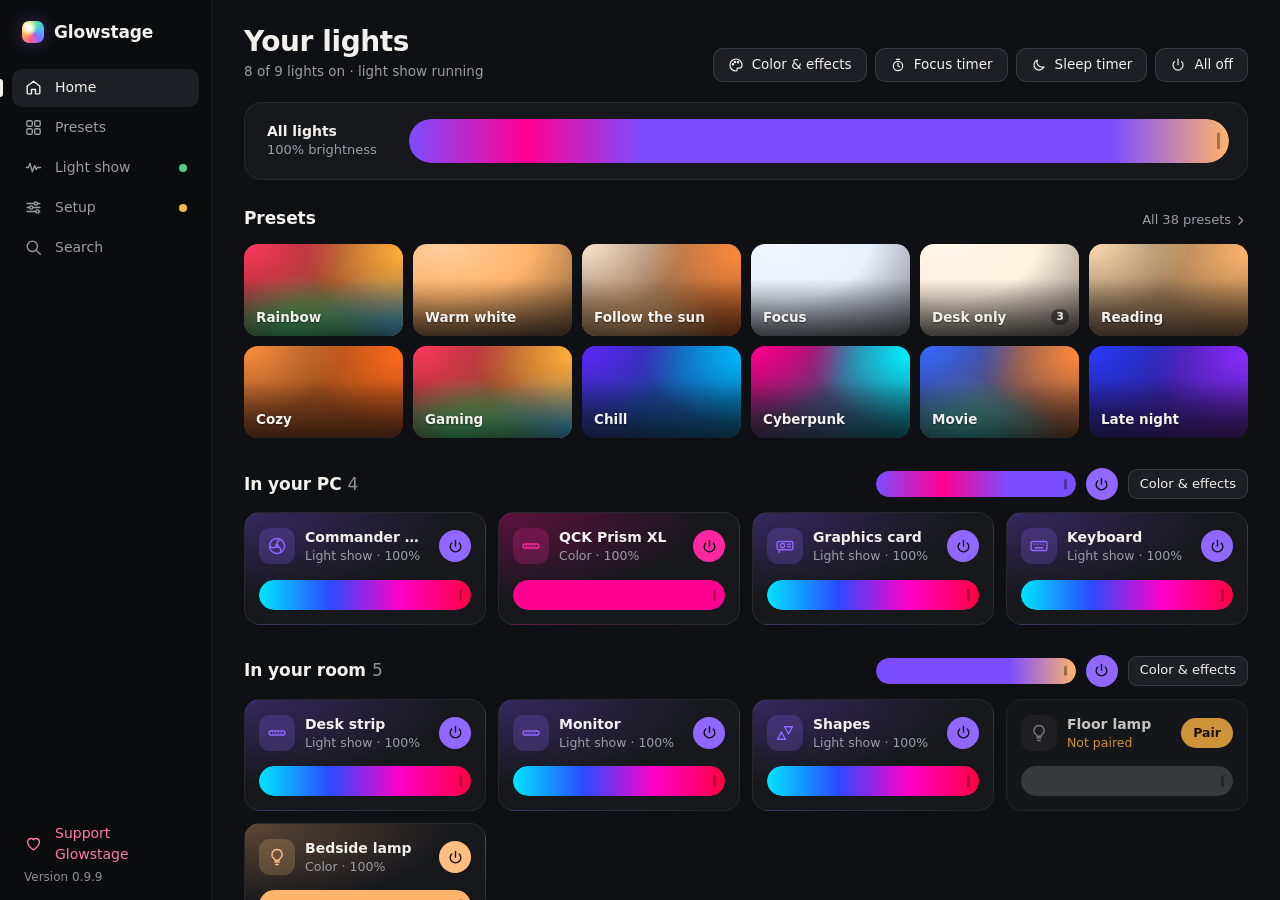
<file: glowstage/ui/index.html>
<!doctype html>
<html lang="en">
<head>
  <meta charset="utf-8">
  <meta name="viewport" content="width=device-width, initial-scale=1">
  <title>Glowstage</title>
  <link rel="stylesheet" href="style.css">
</head>
<body>
  <svg width="0" height="0" style="position:absolute" aria-hidden="true">
    <defs>
      <symbol id="i-home" viewBox="0 0 24 24"><path d="M4 10.5 12 4l8 6.5V19a1 1 0 0 1-1 1h-4.5v-5.5h-5V20H5a1 1 0 0 1-1-1z"/></symbol>
      <symbol id="i-presets" viewBox="0 0 24 24"><rect x="3.5" y="3.5" width="7" height="7" rx="2"/><rect x="13.5" y="3.5" width="7" height="7" rx="2"/><rect x="3.5" y="13.5" width="7" height="7" rx="2"/><rect x="13.5" y="13.5" width="7" height="7" rx="2"/></symbol>
      <symbol id="i-show" viewBox="0 0 24 24"><path d="M3 12h2.5l2-5.5 3 11 3-8 2 5 1.5-2.5H21"/></symbol>
      <symbol id="i-setup" viewBox="0 0 24 24"><path d="M4 7h9M17 7h3M4 12h3M11 12h9M4 17h11M19 17h1"/><circle cx="15" cy="7" r="2"/><circle cx="9" cy="12" r="2"/><circle cx="17" cy="17" r="2"/></symbol>
      <symbol id="i-heart" viewBox="0 0 24 24"><path d="M12 20s-7.5-4.6-7.5-10.2A4.3 4.3 0 0 1 12 7.2a4.3 4.3 0 0 1 7.5 2.6C19.5 15.4 12 20 12 20z"/></symbol>
      <symbol id="i-more" viewBox="0 0 24 24"><circle cx="6" cy="12" r="1.4"/><circle cx="12" cy="12" r="1.4"/><circle cx="18" cy="12" r="1.4"/></symbol>
      <symbol id="i-timer" viewBox="0 0 24 24"><circle cx="12" cy="13.5" r="7"/><path d="M12 9.5v4l2.5 1.5M9.5 3.5h5"/></symbol>
      <symbol id="i-moon" viewBox="0 0 24 24"><path d="M19.5 14.6A7.8 7.8 0 0 1 9.4 4.5a7.8 7.8 0 1 0 10.1 10.1z"/></symbol>
      <symbol id="i-power" viewBox="0 0 24 24"><path d="M12 3.5v8"/><path d="M6.6 6.9a7.5 7.5 0 1 0 10.8 0"/></symbol>
      <symbol id="i-strip" viewBox="0 0 24 24"><rect x="2.5" y="9.5" width="19" height="5" rx="2.5"/><path d="M6.5 12h.01M10 12h.01M13.5 12h.01M17 12h.01"/></symbol>
      <symbol id="i-panels" viewBox="0 0 24 24"><path d="M3 19.5 7.8 11l4.7 8.5zM11.5 4.5h9.5L16.3 13z"/></symbol>
      <symbol id="i-bulb" viewBox="0 0 24 24"><path d="M9.5 18h5M10.5 21h3M12 3a6 6 0 0 0-3.6 10.8c.7.5 1.1 1.3 1.1 2.2h5c0-.9.4-1.7 1.1-2.2A6 6 0 0 0 12 3z"/></symbol>
      <symbol id="i-fan" viewBox="0 0 24 24"><circle cx="12" cy="12" r="9"/><circle cx="12" cy="12" r="1.6"/><path d="M12 10.4c-.3-3 .9-5.4 3.4-5.4M13.4 12.9c2.7 1.2 4.1 3.4 2.8 5.5M10.6 12.9c-2.4 1.8-5 1.8-6.2-.3"/></symbol>
      <symbol id="i-keyboard" viewBox="0 0 24 24"><rect x="2.5" y="6.5" width="19" height="11" rx="2"/><path d="M6.5 10h.01M10 10h.01M13.5 10h.01M17 10h.01M7.5 14h9"/></symbol>
      <symbol id="i-gpu" viewBox="0 0 24 24"><rect x="2.5" y="6.5" width="19" height="10" rx="2"/><circle cx="9" cy="11.5" r="2.6"/><path d="M15 10h3.5M15 13h3.5M5 16.5v3"/></symbol>
      <symbol id="i-palette" viewBox="0 0 24 24"><path d="M12 3a9 9 0 1 0 0 18c1 0 1.6-.7 1.6-1.5 0-.5-.3-.9-.3-1.4 0-.8.6-1.4 1.4-1.4h2.1A4.2 4.2 0 0 0 21 12.5C21 7.3 17 3 12 3z"/><circle cx="7.5" cy="11" r="1"/><circle cx="10.5" cy="7.5" r="1"/><circle cx="15" cy="7.8" r="1"/></symbol>
      <symbol id="i-x" viewBox="0 0 24 24"><path d="M6.5 6.5l11 11M17.5 6.5l-11 11"/></symbol>
      <symbol id="i-plus" viewBox="0 0 24 24"><path d="M12 5.5v13M5.5 12h13"/></symbol>
      <symbol id="i-move" viewBox="0 0 24 24"><path d="M12 3.5v17M3.5 12h17M9.5 6 12 3.5 14.5 6M9.5 18l2.5 2.5 2.5-2.5M6 9.5 3.5 12 6 14.5M18 9.5l2.5 2.5-2.5 2.5"/></symbol>
      <symbol id="i-music" viewBox="0 0 24 24"><path d="M9 18V5.5l11-2v12.5"/><circle cx="6.5" cy="18" r="2.5"/><circle cx="17.5" cy="16" r="2.5"/></symbol>
      <symbol id="i-spark" viewBox="0 0 24 24"><path d="M12 3.5l1.8 5.2 5.2 1.8-5.2 1.8L12 17.5l-1.8-5.2L5 10.5l5.2-1.8z"/></symbol>
      <symbol id="i-pipette" viewBox="0 0 24 24"><path d="M13.5 6.5 17.5 10.5"/><path d="M15.5 4.5a2.5 2.5 0 0 1 3.5 0l.5.5a2.5 2.5 0 0 1 0 3.5L17.5 10.5 13.5 6.5z"/><path d="M15.5 8.5 7 17l-3.5 1.5L5 15l8.5-8.5"/></symbol>
      <symbol id="i-search" viewBox="0 0 24 24"><circle cx="10.5" cy="10.5" r="6.5"/><path d="M15.5 15.5 20.5 20.5"/></symbol>
      <symbol id="i-chevron" viewBox="0 0 24 24"><path d="M9.5 6l6 6-6 6"/></symbol>
    </defs>
  </svg>

  <nav class="side" aria-label="Main">
    <div class="brand">
      <span class="brand-lamp" aria-hidden="true"></span>
      <span class="brand-name">Glowstage</span>
    </div>
    <div class="nav">
      <button class="nav-item" data-page="home" data-tip="Home" type="button"><svg aria-hidden="true" focusable="false"><use href="#i-home"/></svg><span>Home</span></button>
      <button class="nav-item" data-page="presets" data-tip="Presets" type="button"><svg aria-hidden="true" focusable="false"><use href="#i-presets"/></svg><span>Presets</span></button>
      <button class="nav-item" data-page="show" data-tip="Light show" type="button"><svg aria-hidden="true" focusable="false"><use href="#i-show"/></svg><span>Light show</span><i id="nav-live" class="live-dot" hidden></i></button>
      <button class="nav-item" data-page="setup" data-tip="Setup" type="button"><svg aria-hidden="true" focusable="false"><use href="#i-setup"/></svg><span>Setup</span><i id="nav-badge" class="nav-badge" hidden></i></button>
      <button id="search-open" class="nav-item" data-tip="Search (Ctrl+K)" type="button"><svg aria-hidden="true" focusable="false"><use href="#i-search"/></svg><span>Search</span></button>
    </div>
    <div class="side-foot">
      <button id="support" class="nav-item nav-support" data-tip="Support Glowstage" type="button" hidden><svg aria-hidden="true" focusable="false"><use href="#i-heart"/></svg><span>Support Glowstage</span></button>
      <span id="version" class="side-version"></span>
    </div>
  </nav>

  <main class="main">
    <!-- Home: all lights at a glance -->
    <section id="page-home" class="page" aria-labelledby="home-title">
      <header class="page-head">
        <div>
          <h1 id="home-title">Your lights</h1>
          <p id="home-sub" class="page-sub"></p>
        </div>
        <div class="head-actions">
          <button id="all-color" class="btn" type="button"><svg aria-hidden="true" focusable="false"><use href="#i-palette"/></svg>Color &amp; effects</button>
          <button id="focus-timer" class="btn" type="button" title="Work and break rounds: your lights show the break"><svg aria-hidden="true" focusable="false"><use href="#i-timer"/></svg>Focus timer</button>
          <button id="sleep-timer" class="btn" type="button" title="Fade out and switch off after a while"><svg aria-hidden="true" focusable="false"><use href="#i-moon"/></svg>Sleep timer</button>
          <button id="all-power" class="btn btn-power" type="button"><svg aria-hidden="true" focusable="false"><use href="#i-power"/></svg><span>All off</span></button>
        </div>
      </header>

      <div id="home-notes" class="home-notes"></div>

      <div id="master" class="master card">
        <div class="master-text">
          <span class="master-label">All lights</span>
          <span id="master-value" class="master-value num"></span>
        </div>
        <div id="master-slider" class="slider slider-lg" role="slider" tabindex="0" aria-label="Brightness, all lights" aria-valuemin="0" aria-valuemax="100">
          <div class="slider-fill"></div>
        </div>
      </div>

      <div class="section-head">
        <h2>Presets</h2>
        <button id="see-presets" class="link" type="button">All presets<svg aria-hidden="true" focusable="false"><use href="#i-chevron"/></svg></button>
      </div>
      <div id="quick-presets" class="preset-grid preset-grid-quick"></div>

      <div id="light-groups"></div>
      <div id="home-empty" class="empty-state" hidden>
        <p class="empty-title">No lights yet</p>
        <p>Glowstage looks for lights on your network and in your PC all the time.</p>
        <button id="home-setup" class="btn btn-primary" type="button">Find lights</button>
      </div>
    </section>

    <!-- Presets -->
    <section id="page-presets" class="page" aria-labelledby="presets-title" hidden>
      <header class="page-head">
        <div>
          <h1 id="presets-title">Presets</h1>
          <p class="page-sub">One click sets every light. Presets also show up in the tray menu. Drag one to change the order.</p>
        </div>
        <div class="head-actions">
          <button id="take-turns" class="btn" type="button" title="Switch between a few presets by itself, every few minutes"><svg aria-hidden="true" focusable="false"><use href="#i-presets"/></svg>Take turns</button>
          <button id="from-picture" class="btn" type="button" title="Your lights take the main colors of a photo, left to right as they stand"><svg aria-hidden="true" focusable="false"><use href="#i-palette"/></svg>From a picture</button>
          <button id="save-preset" class="btn" type="button"><svg aria-hidden="true" focusable="false"><use href="#i-plus"/></svg>Save current as preset</button>
        </div>
      </header>
      <div id="preset-list"></div>
    </section>

    <!-- Light show -->
    <section id="page-show" class="page page-show" aria-labelledby="show-title" hidden>
      <header class="page-head">
        <div>
          <h1 id="show-title">Light show</h1>
          <p id="show-sub" class="page-sub"></p>
        </div>
        <div class="head-actions">
          <button id="show-lights" class="btn btn-lg" type="button">Choose lights</button>
          <button id="show-start" class="btn btn-primary btn-lg" type="button">Start the show</button>
        </div>
      </header>

      <div class="stage card">
        <div class="stage-bar">
          <span id="plot-hint" class="stage-hint" aria-live="polite"></span>
          <span class="spacer"></span>
          <button id="stage-reset" class="btn btn-quiet btn-sm" type="button" hidden>Reset layout</button>
          <button id="arrange" class="btn btn-sm" type="button" aria-pressed="false"><svg aria-hidden="true" focusable="false"><use href="#i-move"/></svg><span>Arrange</span></button>
        </div>
        <div id="plot-floor" class="plot-floor">
          <canvas id="plot-canvas" role="img" aria-label="Your lights on the stage, as seen from your chair"></canvas>
          <div id="plot-empty" class="empty-state plot-empty" hidden>
            <p class="empty-title">No lights yet</p>
            <p>Glowstage looks for lights on your network and in your PC all the time.</p>
            <button id="plot-setup" class="btn btn-primary" type="button">Find lights</button>
          </div>
        </div>
        <div id="inspector" class="inspector" hidden></div>
        <div id="stage-live" class="sr-only" role="status"></div>
        <div id="plot-hud" class="readout" hidden></div>
      </div>

      <div class="show-controls">
        <div class="card control">
          <div class="control-head"><span class="control-title" role="heading" aria-level="2">Intensity</span><span id="show-int-val" class="num muted"></span></div>
          <div id="show-intensity" class="slider" role="slider" tabindex="0" aria-label="Show intensity" aria-valuemin="1" aria-valuemax="100"><div class="slider-fill"></div></div>
          <div class="range-ends"><span>Smooth</span><span>Wild</span></div>
        </div>
        <div class="card control">
          <div class="control-head"><span class="control-title" role="heading" aria-level="2">Sync</span><span id="show-sync-val" class="num muted"></span></div>
          <div id="show-sync" class="slider slider-zero" role="slider" tabindex="0" aria-label="When the lights react: earlier or later" aria-valuemin="0" aria-valuemax="100"><div class="slider-fill"></div></div>
          <div class="range-ends"><span>Earlier</span><span>Later</span></div>
          <div class="control-hint"><span id="show-sync-hint"></span> <button id="show-sync-auto" class="link-btn" type="button" hidden>Auto</button></div>
        </div>
        <div class="card control control-switches">
          <label class="switch-row">
            <span class="control-text"><span class="control-title">Strobe</span><span class="muted">On the big moments</span></span>
            <input type="checkbox" id="show-strobe" class="switch" role="switch">
          </label>
          <label class="switch-row" title="Starts the show when music with a beat plays, and puts your lights back after 30 seconds of quiet">
            <span class="control-text"><span class="control-title">Start by itself</span><span class="muted">When music plays</span></span>
            <input type="checkbox" id="show-auto" class="switch" role="switch">
          </label>
        </div>
        <div class="card control control-listen">
          <div class="colors-head">
            <span class="control-text"><span class="control-title" role="heading" aria-level="2">Listen to</span><span id="show-listen-sub" class="muted"></span></span>
            <div class="seg" role="radiogroup" aria-label="What the show listens to">
              <button id="show-listen-pc" type="button" role="radio" aria-checked="true">What this PC plays</button>
              <button id="show-listen-mic" type="button" role="radio" aria-checked="false">A microphone</button>
            </div>
          </div>
          <div id="show-mic-box" class="listen-box" hidden>
            <select id="show-mic-pick" aria-label="Microphone"></select>
            <span id="show-mic-note" class="muted"></span>
          </div>
        </div>
        <div class="card control control-colors">
          <div class="colors-head">
            <span class="control-text"><span class="control-title" role="heading" aria-level="2">Colors</span><span id="show-colors-sub" class="muted"></span></span>
            <div class="seg" role="radiogroup" aria-label="Colors of the show">
              <button id="show-colors-music" type="button" role="radio" aria-checked="true">Follow the music</button>
              <button id="show-colors-mine" type="button" role="radio" aria-checked="false">My colors</button>
            </div>
          </div>
          <div id="show-colors-box" class="colors-box" hidden>
            <div id="show-colors" class="chips"></div>
            <div id="show-colors-tray" class="colors-tray" hidden>
              <div id="show-colors-recent" class="swatches"></div>
              <label class="color-well"><input type="color" id="show-colors-pick" value="#ff8800"><span>Pick another</span></label>
            </div>
          </div>
        </div>
        <div class="card control control-note">
          <span class="control-title" role="heading" aria-level="2">How it works</span>
          <span id="show-how" class="muted">Listens to what your PC plays (no microphone), hears the genre with a small AI model on this PC, and follows the beat, build-ups and drops.</span>
          <button id="show-ai-get" class="link-btn" type="button" hidden>Let it hear 400 music styles</button>
        </div>
      </div>
    </section>

    <!-- Setup -->
    <section id="page-setup" class="page" aria-labelledby="setup-title" hidden>
      <header class="page-head">
        <div>
          <h1 id="setup-title">Setup</h1>
          <p class="page-sub">Lights and brands, the RGB in your PC, and how Glowstage starts.</p>
        </div>
      </header>
      <div id="settings-body" class="setup-body"></div>
    </section>
  </main>

  <!-- The sheet: color and effects for the lights you picked -->
  <aside id="sheet" class="sheet" aria-label="Color and effects" hidden>
    <header class="sheet-head">
      <div class="sheet-target">
        <span id="target-icon" class="tile-icon"></span>
        <div class="sheet-title">
          <h2 id="target-name">All lights</h2>
          <span id="target-meta" class="muted"></span>
        </div>
      </div>
      <button id="sheet-close" class="icon-btn" type="button" aria-label="Close"><svg aria-hidden="true" focusable="false"><use href="#i-x"/></svg></button>
    </header>
    <div class="sheet-controls">
      <div id="sheet-slider" class="slider" role="slider" tabindex="0" aria-label="Brightness" aria-valuemin="0" aria-valuemax="100"><div class="slider-fill"></div></div>
      <button id="sheet-power" class="icon-btn icon-btn-power" type="button" aria-label="On or off"><svg aria-hidden="true" focusable="false"><use href="#i-power"/></svg></button>
    </div>
    <div class="tabs" role="tablist" aria-label="What the lights do">
      <button role="tab" type="button" id="tabbtn-color" data-tab="color" aria-controls="tab-color" aria-selected="true">Color</button>
      <button role="tab" type="button" id="tabbtn-effects" data-tab="effects" aria-controls="tab-effects" aria-selected="false" tabindex="-1">Effects</button>
      <button role="tab" type="button" id="tabbtn-native" data-tab="native" aria-controls="tab-native" aria-selected="false" tabindex="-1">Built-in</button>
    </div>

    <section id="tab-color" class="tab-panel" role="tabpanel" aria-labelledby="tabbtn-color">
      <div class="wheel-wrap" role="slider" tabindex="0" aria-roledescription="color wheel" aria-label="Color: hue and saturation" aria-valuemin="0" aria-valuemax="359" aria-valuenow="0" title="Arrow keys: left and right change the hue, up and down the saturation (Shift for small steps)">
        <canvas id="wheel" width="560" height="560" aria-hidden="true"></canvas>
        <div id="wheel-handle" class="wheel-handle" aria-hidden="true"></div>
      </div>
      <div id="swatches" class="swatches"></div>
      <div id="recent-row" class="field-row recent-row" hidden>
        <span class="field-label">Recent</span>
        <div id="recent" class="swatches"></div>
      </div>
      <div class="field-row">
        <span class="field-label">White</span>
        <div id="kelvin" class="kelvin-track" role="slider" tabindex="0" aria-label="White, warm to cool"
             aria-valuemin="2200" aria-valuemax="6500"><div class="kelvin-thumb"></div></div>
        <span id="kelvin-val" class="num muted kelvin-val" aria-hidden="true"></span>
      </div>
      <div class="field-row">
        <span class="field-label">Hex</span>
        <input id="hex" class="text-input hex-input num" maxlength="7" spellcheck="false" autocomplete="off" aria-label="Color code, like #ff8800">
        <button id="eyedropper" class="btn pipette-btn" type="button" title="Pick a color from anywhere on your screen" hidden><svg aria-hidden="true" focusable="false"><use href="#i-pipette"/></svg>Pick from screen</button>
      </div>
    </section>

    <section id="tab-effects" class="tab-panel" role="tabpanel" aria-labelledby="tabbtn-effects" hidden>
      <div class="field-row">
        <span class="field-label">Speed</span>
        <input type="range" id="fx-speed" min="1" max="100" aria-label="Speed">
        <span id="fx-speed-val" class="num muted fx-speed-val"></span>
      </div>
      <div id="fx-colors" class="field-row">
        <span class="field-label">Colors</span>
        <div class="color-pair">
          <label class="color-well"><input type="color" id="fx-c1"><span>First</span></label>
          <label class="color-well"><input type="color" id="fx-c2"><span>Second</span></label>
        </div>
      </div>
      <label id="fx-flow" class="field-row fx-flow" hidden>
        <span class="field-label">Flow</span>
        <span class="fx-flow-text">From light to light, along the stage</span>
        <input type="checkbox" id="fx-flow-on" class="switch" role="switch" aria-label="Flow from light to light">
      </label>
      <p id="fx-note" class="hint fx-note"></p>
      <div id="fx-screen" hidden>
        <label class="field-row fx-screen">
          <span class="field-label">Screen</span>
          <select id="fx-screen-pick"></select>
        </label>
        <p id="fx-screen-note" class="hint fx-note" role="status" hidden></p>
      </div>
      <div id="fx-grid" class="fx-grid"></div>
    </section>

    <section id="tab-native" class="tab-panel" role="tabpanel" aria-labelledby="tabbtn-native" hidden>
      <div id="native-empty" class="empty-state">
        <p class="empty-title">Pick one strip or panel set</p>
        <p>Built-in effects run on the light itself. Open a single WLED strip or Nanoleaf panel set.</p>
      </div>
      <div id="native-body" class="native-layout" hidden>
        <input id="native-search" class="text-input search" type="search" placeholder="Search effects" aria-label="Search effects" autocomplete="off">
        <div class="native-tools">
          <label id="native-speed-wrap" class="field-row"><span class="field-label">Speed</span>
            <input type="range" id="native-speed" min="1" max="100"></label>
          <label id="native-palette-wrap" class="field-row"><span class="field-label">Palette</span>
            <select id="native-palette"></select></label>
        </div>
        <div id="native-list" class="native-list"></div>
      </div>
    </section>
  </aside>

  <div id="wizard" class="wizard" hidden>
    <div class="wizard-card" role="dialog" aria-modal="true" aria-labelledby="wizard-title">
      <ol id="wizard-steps" class="wizard-steps" aria-label="Steps"></ol>
      <div id="wizard-body" class="wizard-body"></div>
      <div class="wizard-actions">
        <button id="wizard-skip" class="btn btn-quiet" type="button">Skip the tour</button>
        <span class="spacer"></span>
        <button id="wizard-back" class="btn" type="button">Back</button>
        <button id="wizard-next" class="btn btn-primary" type="button">Next</button>
      </div>
    </div>
  </div>

  <div id="modal" class="modal" hidden>
    <div class="modal-card" role="dialog" aria-modal="true" aria-labelledby="modal-title">
      <h2 id="modal-title"></h2>
      <div id="modal-body"></div>
      <p id="modal-error" class="modal-error" role="alert" hidden></p>
      <div class="modal-actions">
        <button id="modal-cancel" class="btn" type="button">Cancel</button>
        <button id="modal-ok" class="btn btn-primary" type="button"></button>
      </div>
    </div>
  </div>

  <div id="toasts" class="toasts" aria-live="polite"></div>
  <script src="commands.js"></script>
  <script src="app.js"></script>
  <script src="stage.js"></script>
  <script src="setup.js"></script>
</body>
</html>
</file>
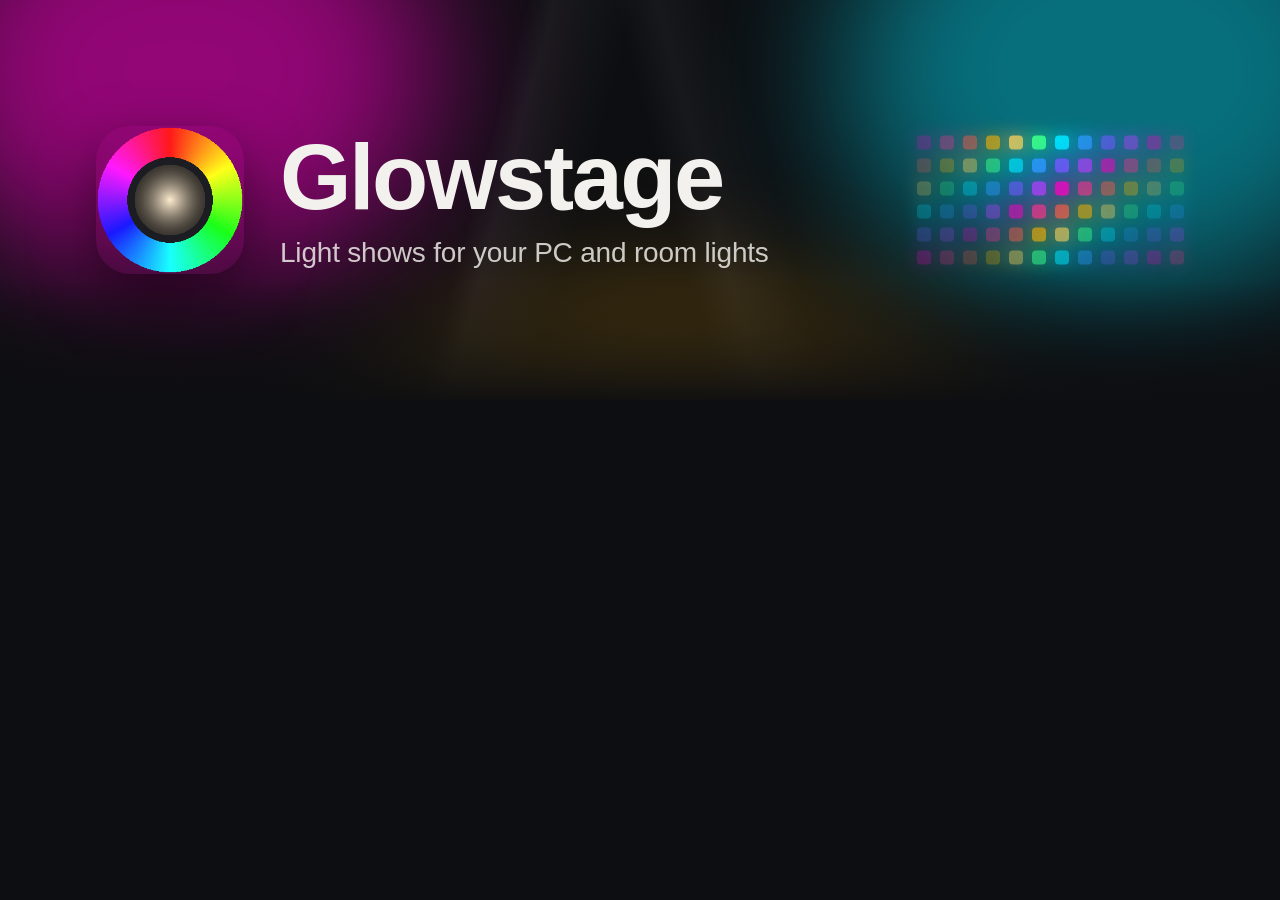
<file: tools/readme/banner.html>
<!doctype html>
<!-- The README's banner: rendered to docs/images/banner.png by tools/readme/shots.ps1 -->
<html><head><meta charset="utf-8"><style>
  html, body { margin: 0; width: 1280px; height: 400px; overflow: hidden; background: #0d0e11; }
  .stage { position: relative; width: 1280px; height: 400px; overflow: hidden;
    font-family: "Segoe UI Variable Display", "Segoe UI", sans-serif; color: #f3f1ed; }
  .glow { position: absolute; border-radius: 50%; filter: blur(70px); opacity: .55; }
  .g1 { width: 520px; height: 420px; left: -80px; top: -140px; background: #ff00c8; }
  .g2 { width: 560px; height: 460px; right: -120px; top: -160px; background: #00e5ff; opacity: .45; }
  .g3 { width: 620px; height: 360px; left: 360px; bottom: -260px; background: #ffb000; opacity: .35; }
  .beams { position: absolute; inset: 0; background:
    linear-gradient(105deg, transparent 38%, rgba(255,255,255,.05) 40%, transparent 46%),
    linear-gradient(75deg, transparent 52%, rgba(255,255,255,.045) 55%, transparent 60%); }
  .floor { position: absolute; left: 0; right: 0; bottom: 0; height: 120px;
    background: linear-gradient(to top, rgba(13,14,17,.95), rgba(13,14,17,0)); }
  .content { position: absolute; left: 96px; top: 50%; transform: translateY(-50%); display: flex; align-items: center; gap: 36px; }
  .content img { width: 148px; height: 148px; border-radius: 34px; box-shadow: 0 24px 60px rgba(0,0,0,.55); }
  h1 { margin: 0; font-size: 92px; font-weight: 650; letter-spacing: -2.5px; line-height: 1; }
  p { margin: 14px 0 0; font-size: 28px; font-weight: 400; color: rgba(243,241,237,.82); letter-spacing: -.2px; }
  .strip { position: absolute; right: 96px; top: 50%; transform: translateY(-50%); display: grid; grid-template-columns: repeat(12, 14px); gap: 9px; }
  .strip i { width: 14px; height: 14px; border-radius: 4px; box-shadow: 0 0 18px currentColor; background: currentColor; }
</style></head><body><div class="stage">
  <div class="glow g1"></div><div class="glow g2"></div><div class="glow g3"></div><div class="beams"></div><div class="floor"></div>
  <div class="content"><img src="icon.png" alt=""><div><h1>Glowstage</h1><p>Light shows for your PC and room lights</p></div></div>
  <div class="strip" id="strip"></div>
</div>
<script>
  const cols = ["#ff00c8", "#ff2f92", "#ff5a4a", "#ffb000", "#ffd25a", "#3bff8a", "#00e5ff", "#2a9bff", "#6e5bff", "#b040ff"];
  const s = document.getElementById("strip");
  for (let r = 0; r < 6; r++) for (let c = 0; c < 12; c++) {
    const i = document.createElement("i");
    const k = (c + r * 2) % cols.length, fade = Math.max(.25, 1 - Math.abs(c - 5.5) / 7 - r * .07);
    i.style.color = cols[k]; i.style.opacity = fade.toFixed(2); s.appendChild(i);
  }
</script></body></html>
</file>
<file: glowstage/ui/style.css>
/* Glowstage
   A calm, dark app where the lights are the only color: every light card, preset and the stage
   take on the colors your lights really show. The chrome stays neutral (one warm-white primary,
   no other accents), with Windows 11's own type so it feels at home on the desktop. */

:root {
  --bg: #0f1013;
  --side: #0b0c0e;
  --card: #17181c;
  --card-2: #1e1f24;
  --hover: #25262c;
  --line: rgba(255, 255, 255, 0.07);
  --line-2: rgba(255, 255, 255, 0.12);
  --text: #f3f1ed;
  --muted: #9c9ca5;
  --faint: #8e8f98;            /* the quietest text (counts, small labels): still 4.5:1 on every surface above */
  --primary: #f3f1ed;          /* buttons that do the main thing: warm white with dark text */
  --primary-ink: #141418;
  --ok: #4fd18b;
  --warn: #ffb547;
  --danger: #ff6b5b;
  --love: #ff7aa8;
  --tint: #8a6bff;             /* set from JS: the color being edited */

  --f-display: "Segoe UI Variable Display", "Segoe UI", system-ui, sans-serif;
  --f-text: "Segoe UI Variable Text", "Segoe UI", system-ui, sans-serif;

  --r-lg: 18px;
  --side-w: 212px;
  --sheet-w: 384px;
  --ease: cubic-bezier(.2, .8, .2, 1);
  color-scheme: dark;
}

* { box-sizing: border-box; }
[hidden] { display: none !important; }
html, body { height: 100%; }
body {
  margin: 0;
  background: var(--bg);
  color: var(--text);
  font: 14px/1.45 var(--f-text);
  display: grid;
  grid-template-columns: var(--side-w) minmax(0, 1fr) auto;
  grid-template-rows: 100%;
  overflow: hidden;
  user-select: none;
  -webkit-font-smoothing: antialiased;
}
button, input, select { font: inherit; color: inherit; }
button { cursor: pointer; }
svg { width: 18px; height: 18px; fill: none; stroke: currentColor; stroke-width: 1.75; stroke-linecap: round; stroke-linejoin: round; flex: none; }
:focus-visible { outline: 2px solid var(--text); outline-offset: 2px; }
.num { font-variant-numeric: tabular-nums; }
.muted { color: var(--muted); }
.hint { color: var(--muted); font-size: 13px; margin: 0; }
.spacer { flex: 1; }

/* ---------- buttons ---------- */
.btn {
  display: inline-flex; align-items: center; justify-content: center; gap: 8px;
  height: 34px; padding: 0 14px; border-radius: 10px;
  border: 1px solid var(--line-2); background: var(--card-2);
  font-size: 13.5px; font-weight: 500; white-space: nowrap;
  transition: background .15s var(--ease), border-color .15s, transform .1s;
}
.btn:hover { background: var(--hover); }
.btn:active { transform: translateY(1px); }
.btn:disabled { opacity: .5; cursor: default; }
.btn svg { width: 16px; height: 16px; }
.btn.btn-primary { background: var(--primary); color: var(--primary-ink); border-color: transparent; font-weight: 600; }
.btn.btn-primary:hover { background: #ffffff; }
.btn.btn-quiet { background: transparent; border-color: transparent; color: var(--muted); }
.btn.btn-quiet:hover { color: var(--text); background: var(--card-2); }
.btn.btn-sm { height: 30px; padding: 0 11px; font-size: 13px; border-radius: 9px; }
.btn.btn-lg { height: 40px; padding: 0 20px; font-size: 14.5px; border-radius: 12px; }
.btn.btn-support { color: var(--love); border-color: color-mix(in srgb, var(--love) 35%, transparent); background: transparent; }
.btn.btn-support:hover { background: color-mix(in srgb, var(--love) 12%, transparent); }
.btn.is-running { background: var(--card-2); color: var(--text); border-color: var(--line-2); }
.icon-btn {
  width: 34px; height: 34px; display: grid; place-items: center; padding: 0; flex: none;
  border-radius: 10px; border: 0; background: transparent; color: var(--muted);
  transition: background .15s, color .15s;
}
.icon-btn:hover { color: var(--text); background: var(--card-2); }
.link { display: inline-flex; align-items: center; gap: 2px; min-height: 24px; border: 0; background: none; padding: 0; color: var(--muted); font-size: 13px; }
.link:hover { color: var(--text); }
.link svg { width: 15px; height: 15px; }

/* ---------- sidebar ---------- */
.side {
  display: flex; flex-direction: column; gap: 22px; min-height: 0;
  padding: 18px 12px 14px; background: var(--side);
  border-right: 1px solid var(--line);
}
.brand { display: flex; align-items: center; gap: 10px; padding: 2px 10px; }
.brand-lamp {
  width: 22px; height: 22px; border-radius: 7px; flex: none;
  background:
    radial-gradient(circle at 30% 30%, rgba(255,255,255,.9) 0 10%, transparent 40%),
    conic-gradient(from 200deg, #ff5f8f, #ffb347, #ffe066, #57e3a1, #4fb3ff, #8a6bff, #ff5f8f);
  box-shadow: 0 0 18px rgba(138, 107, 255, .35);
}
.brand-name { font-family: var(--f-display); font-size: 17px; font-weight: 600; letter-spacing: -.01em; }
.nav { display: flex; flex-direction: column; gap: 2px; }
.nav-item {
  position: relative; display: flex; align-items: center; gap: 12px; width: 100%;
  height: 38px; padding: 0 12px; border: 0; border-radius: 10px; background: transparent;
  color: var(--muted); font-size: 14px; font-weight: 500; text-align: left;
  transition: background .15s, color .15s;
}
.nav-item:hover { color: var(--text); background: rgba(255,255,255,.04); }
.nav-item[aria-current="page"] { color: var(--text); background: var(--card-2); }
.nav-item[aria-current="page"]::before {
  content: ""; position: absolute; left: -12px; top: 10px; bottom: 10px; width: 3px; border-radius: 0 3px 3px 0; background: var(--text);
}
.nav-item svg { width: 19px; height: 19px; }
.live-dot { margin-left: auto; width: 8px; height: 8px; border-radius: 50%; background: var(--ok); animation: pulse 1.8s infinite; }
.nav-badge { margin-left: auto; width: 8px; height: 8px; border-radius: 50%; background: var(--warn); }
@keyframes pulse { 0% { box-shadow: 0 0 0 0 rgba(79,209,139,.6); } 70%, 100% { box-shadow: 0 0 0 7px rgba(79,209,139,0); } }
.side-foot { margin-top: auto; display: flex; flex-direction: column; gap: 6px; }
.nav-item.nav-support { color: var(--love); }
.nav-item.nav-support:hover { background: color-mix(in srgb, var(--love) 10%, transparent); }
.side-version { padding: 0 12px; color: var(--faint); font-size: 12px; }

/* ---------- pages ---------- */
.main { min-width: 0; overflow-y: auto; overflow-x: hidden; }
.page { max-width: 1180px; margin: 0 auto; padding: 26px 32px 40px; }
.page-head { display: flex; flex-wrap: wrap; align-items: flex-end; justify-content: space-between; gap: 12px 16px; margin-bottom: 20px; }
.page-head > div:first-child { flex: 1 1 260px; min-width: 0; }
.page-head h1 { margin: 0; font-family: var(--f-display); font-size: 28px; font-weight: 600; letter-spacing: -.015em; line-height: 1.15; }
.page-sub { margin: 4px 0 0; color: var(--muted); font-size: 13.5px; }
.head-actions { display: flex; flex-wrap: wrap; gap: 8px; }
.section-head { display: flex; align-items: baseline; justify-content: space-between; margin: 26px 0 12px; }
.section-head h2 { margin: 0; font-family: var(--f-display); font-size: 17px; font-weight: 600; letter-spacing: -.005em; }
.section-head .count { color: var(--faint); font-weight: 400; margin-left: 6px; }
.card { background: var(--card); border-radius: var(--r-lg); border: 1px solid var(--line); }

/* ---------- sliders (brightness, intensity) ---------- */
.slider {
  --v: .5; --fill: var(--text);
  position: relative; height: 30px; border-radius: 999px; overflow: hidden; flex: 1; min-width: 0;
  background: rgba(255,255,255,.06); cursor: ew-resize; touch-action: none;
}
.slider-lg { height: 44px; }
.slider-fill {
  position: absolute; inset: 0 auto 0 0; width: calc(var(--v) * 100%);
  background: var(--fill); border-radius: inherit;
  transition: width .12s var(--ease);
}
.slider-fill::after {   /* the grip at the end of the fill */
  content: ""; position: absolute; right: 9px; top: 50%; width: 3px; height: 40%; transform: translateY(-50%);
  border-radius: 2px; background: rgba(0,0,0,.35);
}
.slider.is-dragging .slider-fill { transition: none; }
.slider.is-off .slider-fill { background: rgba(255,255,255,.14); }

/* ---------- home ---------- */
.master { display: flex; align-items: center; gap: 22px; padding: 16px 18px 16px 22px; }
.master-text { display: flex; flex-direction: column; min-width: 120px; }
.master-label { font-weight: 600; }
.master-value { color: var(--muted); font-size: 13px; }
.light-group .section-head { margin-top: 30px; align-items: center; flex-wrap: wrap; gap: 8px 16px; }
/* a group's own controls, at the right of its title: brightness, power, color and effects */
.group-tools { display: flex; align-items: center; gap: 10px; margin-left: auto; }
.group-tools .slider { flex: none; width: 200px; height: 26px; }
.group-tools .tile-power { --c: #888; }
.group-tools .btn { flex: none; white-space: nowrap; }
@media (max-width: 1180px) {
  .group-tools .slider { width: 150px; }
}
.tiles, .group-cards { display: grid; grid-template-columns: repeat(auto-fill, minmax(232px, 1fr)); gap: 12px; }
/* a card for one of your own groups: a tile with the group controls (power, brightness, color & effects) */
.group-card { gap: 10px; cursor: default; }
.group-card .slider { height: 26px; }
.group-card .btn { align-self: flex-start; white-space: nowrap; }
.tile {
  --c: #888; --lit: 0;
  position: relative; display: flex; flex-direction: column; gap: 14px;
  padding: 14px; border-radius: 16px; text-align: left; overflow: hidden;
  border: 1px solid var(--line);
  background:
    radial-gradient(140% 120% at 0% 0%, color-mix(in srgb, var(--c) calc(var(--lit) * 30%), transparent), transparent 62%),
    var(--card);
  transition: border-color .2s, background .4s;
  cursor: pointer;
}
.tile:hover { border-color: var(--line-2); }
.tile.is-selected { border-color: color-mix(in srgb, var(--c) 70%, white 10%); box-shadow: 0 0 0 1px color-mix(in srgb, var(--c) 60%, transparent); }
.tile.is-offline { opacity: .8; }
.tile-top { display: flex; align-items: center; gap: 10px; min-width: 0; }
.tile .slider { flex: none; }
.tile-icon {
  width: 36px; height: 36px; border-radius: 11px; display: grid; place-items: center; flex: none;
  color: color-mix(in srgb, var(--c) 85%, white 15%);
  background: color-mix(in srgb, var(--c) 18%, rgba(255,255,255,.04));
  transition: background .3s, color .3s;
}
.tile-icon svg { width: 20px; height: 20px; }
.tile.is-off .tile-icon, .tile.is-offline .tile-icon { color: var(--faint); background: rgba(255,255,255,.05); }
.tile-text { display: flex; flex-direction: column; min-width: 0; flex: 1; }
button.tile-open { align-items: stretch; padding: 0; border: 0; border-radius: 6px; background: transparent; color: inherit; text-align: left; font: inherit; }
.tile-name { font-weight: 600; font-size: 14px; white-space: nowrap; overflow: hidden; text-overflow: ellipsis; }
.tile-meta { color: var(--muted); font-size: 12.5px; white-space: nowrap; overflow: hidden; text-overflow: ellipsis; }
.tile-meta.is-warn { color: var(--warn); }
.tile-power {
  width: 32px; height: 32px; border-radius: 50%; border: 0; display: grid; place-items: center; flex: none;
  background: rgba(255,255,255,.06); color: var(--muted); transition: background .2s, color .2s;
}
.tile-power:hover { background: rgba(255,255,255,.1); color: var(--text); }
.tile-power.is-on { background: color-mix(in srgb, var(--c) 85%, white 15%); color: #111; }
.tile-power svg { width: 17px; height: 17px; stroke-width: 2; }
.tile-pair { height: 30px; padding: 0 12px; border-radius: 999px; border: 0; background: var(--warn); color: #1c1406; font-weight: 600; font-size: 12.5px; flex: none; }

/* presets */
.preset-grid { display: grid; grid-template-columns: repeat(auto-fill, minmax(150px, 1fr)); gap: 10px; }
.preset-grid-quick { grid-auto-rows: 92px; max-height: calc(92px * 2 + 10px); overflow: hidden; }
.preset-group-title { display: flex; align-items: center; gap: 8px; margin: 28px 0 12px; font-family: var(--f-display); font-size: 17px; font-weight: 600; }
.preset-group-title:first-child { margin-top: 0; }
.preset-group-title svg { width: 17px; height: 17px; color: var(--muted); }
.preset-group-title .count { color: var(--faint); font-weight: 400; font-size: 14px; }
.preset {
  position: relative; height: 92px; border-radius: 14px; border: 0; padding: 0; overflow: hidden; text-align: left;
  background: var(--card); isolation: isolate;
  transition: transform .15s var(--ease), box-shadow .2s;
}
/* the card is a box with two real buttons in it: the card itself (apply) and the "more" button */
.preset-main { position: absolute; inset: 0; width: 100%; height: 100%; padding: 0; border: 0; border-radius: inherit; background: transparent; color: inherit; text-align: left; }
.preset-main:focus-visible { outline-offset: -4px; }
.preset:hover { transform: translateY(-2px); box-shadow: 0 10px 24px -12px rgba(0,0,0,.8); }
.preset:active { transform: translateY(0); }
/* dragging a preset to a new place: the card it lands before or after gets a bar on that side */
.preset.is-dragging { opacity: .35; }
.preset.drop-before { box-shadow: inset 4px 0 0 var(--text); }
.preset.drop-after { box-shadow: inset -4px 0 0 var(--text); }
.preset-art { position: absolute; inset: 0; z-index: -1; }
.preset-art::after {   /* a soft scrim so the name always reads */
  content: ""; position: absolute; inset: 0; background: linear-gradient(to top, rgba(10,10,12,.72), rgba(10,10,12,0) 62%);
}
.preset-name { position: absolute; left: 12px; right: 30px; bottom: 9px; font-weight: 600; font-size: 13.5px; text-shadow: 0 1px 2px rgba(0,0,0,.5); white-space: nowrap; overflow: hidden; text-overflow: ellipsis; }
.preset-kind { position: absolute; right: 10px; bottom: 11px; color: rgba(255,255,255,.85); display: flex; }
/* notes at the top of Home: a new version, the support card */
.home-notes { display: flex; flex-direction: column; gap: 10px; }
.home-notes:empty { display: none; }
.home-notes + .master { margin-top: 0; }
.note { display: flex; align-items: center; gap: 14px; padding: 14px 16px; margin-bottom: 12px; }
.note-icon { width: 36px; height: 36px; flex: none; border-radius: 10px; display: grid; place-items: center; background: var(--card-2); }
.note-icon svg { width: 18px; height: 18px; }
.note-support .note-icon { color: var(--love); background: rgba(255,122,168,.12); }
.note-text { display: flex; flex-direction: column; gap: 2px; flex: 1; min-width: 0; }
.note-text .muted { font-size: 13px; }
.note-new { align-items: flex-start; }
.new-list { list-style: none; margin: 10px 0 2px; padding: 0; display: grid; grid-template-columns: repeat(auto-fit, minmax(240px, 1fr)); gap: 10px 22px; }
.new-list li { display: flex; flex-direction: column; align-items: flex-start; gap: 2px; }
.new-title { font-weight: 600; font-size: 13.5px; }
.new-list .link-btn { margin-top: 2px; font-size: 13px; }
/* the note about lights that don't answer */
.note-offline { align-items: flex-start; }
.note-offline .note-icon { color: var(--warn); background: rgba(255,181,71,.12); }
.off-list { list-style: none; margin: 6px 0 2px; padding: 0; display: grid; gap: 8px; }
.off-list li { display: flex; flex-direction: column; gap: 1px; }
.note-actions { display: flex; align-items: center; gap: 8px; flex-wrap: wrap; justify-content: flex-end; }
/* the support window */
.support-lead { font-size: 15px; line-height: 1.5; margin: 0 0 6px; }
.support-links { display: flex; flex-wrap: wrap; gap: 8px; margin: 14px 0 6px; }
.support-link svg { width: 15px; height: 15px; }
.support-free { display: flex; flex-wrap: wrap; align-items: center; gap: 6px 14px; margin-top: 14px; font-size: 13.5px; }
/* schedule */
.sched-list { display: flex; flex-direction: column; gap: 8px; margin: 6px 0 12px; }
.sched-row { display: flex; align-items: center; gap: 8px; flex-wrap: wrap; padding: 8px 10px; border-radius: 12px; background: var(--card-2); }
.sched-row.is-paused { opacity: .8; }
.sched-time { width: 112px; height: 34px; }
.sched-when, .sched-offset { flex: 0 0 auto; }
.sched-hint { font-size: 12.5px; white-space: nowrap; }
.sched-action { flex: 1 1 120px; min-width: 0; }
.auto-look { flex: 0 0 220px; }
.app-looks { border-top: 1px solid var(--line); padding-top: 12px; }
.app-look-name { flex: 1 1 200px; min-width: 0; overflow: hidden; text-overflow: ellipsis; white-space: nowrap; }
.app-pick-list { display: flex; flex-direction: column; gap: 6px; max-height: 340px; overflow-y: auto; margin-top: 10px; }
.app-pick {
  display: flex; justify-content: space-between; align-items: baseline; gap: 12px; padding: 10px 12px; text-align: left;
  border: 1px solid var(--line-2); border-radius: 10px; background: var(--card-2); color: inherit; font: inherit; cursor: pointer;
  transition: background .2s, border-color .2s;
}
.app-pick:hover { background: var(--hover); border-color: var(--line-2); }
.app-pick:focus-visible { outline: 2px solid var(--text); outline-offset: 2px; }
.app-pick .muted { font-size: 12.5px; }
.backup-pick .muted { flex: none; white-space: nowrap; }
.phone-box { display: flex; gap: 20px; align-items: flex-start; flex-wrap: wrap; margin-top: 12px; }
.phone-qr { width: 176px; height: 176px; flex: none; border-radius: 12px; overflow: hidden; background: #fff; }
.phone-qr svg { width: 100%; height: 100%; display: block; stroke: none; }
.phone-qr rect { fill: #fff; }
.phone-qr path { fill: #000; stroke: none; }
.phone-text { flex: 1 1 260px; min-width: 0; }
.phone-text p { margin: 0 0 8px; }
.phone-url { display: block; word-break: break-all; font-size: 12.5px; color: var(--muted); background: var(--card-2); padding: 8px 10px; border-radius: 8px; margin: 0 0 10px; }
.phone-links { margin-top: 18px; }
.phone-links h4 { margin: 0 0 6px; }
.phone-link { display: block; width: 100%; box-sizing: border-box; font: inherit; font-size: 12.5px; color: var(--muted); background: var(--card-2); padding: 8px 10px; border: 1px solid transparent; border-radius: 8px; margin: 8px 0 10px; }
.sr-only { position: absolute; width: 1px; height: 1px; overflow: hidden; clip: rect(0 0 0 0); white-space: nowrap; }
.toast-action {
  pointer-events: auto; margin-left: 14px; padding: 4px 10px; border-radius: 8px; border: 1px solid currentColor; background: transparent;
  color: inherit; font: inherit; font-weight: 600; cursor: pointer;
}
.toast-action:hover { background: rgba(127, 127, 127, .18); }
.toast-action:focus-visible { outline: 2px solid currentColor; outline-offset: 2px; }
.report-text { width: 100%; min-height: 220px; font: 12px/1.5 ui-monospace, "Cascadia Mono", Consolas, monospace; resize: vertical; white-space: pre; }
/* the list of keyboard shortcuts */
.keys-head { margin: 4px 0 8px; font-family: var(--f-display); font-size: 15px; font-weight: 600; }
.keys-head:not(:first-child) { margin-top: 20px; }
.keys-list { display: flex; flex-direction: column; gap: 2px; margin-bottom: 4px; }
.keys-row { display: grid; grid-template-columns: minmax(150px, max-content) 1fr; gap: 16px; align-items: baseline; padding: 5px 0; border-top: 1px solid var(--line); }
.keys-row:first-child { border-top: 0; }
.keys-row kbd {
  justify-self: start; padding: 2px 8px; border-radius: 6px; border: 1px solid var(--line-2); background: var(--card-2);
  font: 600 12.5px/1.5 ui-monospace, "Cascadia Mono", Consolas, monospace; white-space: nowrap;
}
.keys-row span { color: var(--muted); font-size: 13.5px; }
/* the dialog that changes the hotkeys */
.hk .hint { margin: 0 0 8px; }
.hk-row { display: grid; grid-template-columns: minmax(0, 1fr) auto; gap: 2px 12px; align-items: center; padding: 6px 0; border-top: 1px solid var(--line); }
.hk-what { display: flex; flex-direction: column; font-size: 13.5px; min-width: 0; }
.hk-detail { color: var(--muted); font-size: 12px; }
.hk-keycell { display: flex; align-items: center; justify-content: flex-end; gap: 4px; }
.hk-gap, .hk-clear { width: 58px; flex: none; }
.hk-key {
  width: 190px; flex: none; padding: 4px 10px; border-radius: 8px; border: 1px solid var(--line-2); background: var(--card-2); color: var(--text);
  font: 600 12.5px/1.6 ui-monospace, "Cascadia Mono", Consolas, monospace; text-align: center; cursor: pointer;
}
.hk-key:hover { background: var(--hover); }
.hk-key:focus-visible { outline: 2px solid var(--text); outline-offset: 2px; }
.hk-key.is-empty { color: var(--muted); font-weight: 400; }
.hk-key.is-capturing { border-color: var(--warn); color: var(--warn); }
.hk-msg { grid-column: 1 / -1; margin: 0; color: var(--warn); font-size: 12.5px; }
.hk-add { margin-top: 10px; display: flex; flex-direction: column; gap: 6px; align-items: flex-start; }
.fx-flow { cursor: pointer; }
.fx-flow-text { flex: 1; color: var(--muted); font-size: 13px; }
.preset-menu .form-actions { margin-top: 10px; }
.preset-menu .hint { margin: 10px 0 0; }
.sleep-choices { display: grid; grid-template-columns: repeat(2, minmax(0, 1fr)); gap: 8px; margin-top: 12px; }
.sched-days { display: flex; gap: 4px; }
.day {
  width: 30px; height: 30px; border-radius: 8px; border: 1px solid var(--line-2); background: transparent;
  color: var(--muted); font-size: 12.5px; font-weight: 600; cursor: pointer;
}
.day.is-on { background: var(--text); border-color: var(--text); color: var(--bg); }
.day:focus-visible { outline: 2px solid var(--primary); outline-offset: 2px; }
/* a list of lights to tick (which join the light show) */
.check-list { display: flex; flex-direction: column; max-height: 52vh; overflow: auto; margin-top: 8px; }
.check-row {
  display: flex; align-items: center; justify-content: space-between; gap: 12px;
  padding: 10px 2px; border-bottom: 1px solid var(--line); cursor: pointer;
}
.check-row:last-child { border-bottom: 0; }
/* Presets in turn: how often and in what order on one line, the presets in one scrolling list */
/* "Show me" on the What's new card: the button glows twice so the eye finds it */
.btn-pulse { animation: btn-pulse .8s var(--ease) 2; }
@keyframes btn-pulse { 50% { box-shadow: 0 0 0 4px rgba(243, 241, 237, .22); } }
@media (prefers-reduced-motion: reduce) { .btn-pulse { animation: none; outline: 2px solid var(--text); } }
.cycle-when { display: flex; align-items: center; gap: 10px; flex-wrap: wrap; margin: 12px 0 6px; }
.cycle-when .field-label { margin: 0; width: auto; }
.cycle-when select { flex: 0 1 160px; }
.cycle-shuffle { display: flex; align-items: center; gap: 10px; margin-left: auto; }
.focus-grid { display: grid; grid-template-columns: auto minmax(0, 1fr); gap: 10px 14px; align-items: center; margin: 14px 0 4px; }
.focus-grid .field-label { margin: 0; width: auto; }
.cycle-list { max-height: 44vh; overflow: auto; margin-top: 8px; padding-right: 4px; }
.cycle-list .check-list { max-height: none; overflow: visible; }
.check-text { display: flex; flex-direction: column; min-width: 0; }
.check-name { font-weight: 600; white-space: nowrap; overflow: hidden; text-overflow: ellipsis; }
.check-text .muted { font-size: 12.5px; }
/* the preset the lights show now */
.preset.is-active { box-shadow: inset 0 0 0 2px rgba(255,255,255,.92); }
.preset-on {
  position: absolute; top: 8px; left: 8px; padding: 2px 8px; border-radius: 999px;
  font-size: 11px; font-weight: 600; letter-spacing: .02em; color: #fff; background: rgba(10,10,12,.55);
}
.preset-kind svg { width: 14px; height: 14px; }
/* a preset that sets only some of the lights: a small count next to the music mark */
.preset-some {
  position: absolute; right: 10px; bottom: 11px; min-width: 16px; padding: 0 5px; border-radius: 999px;
  font-size: 11px; font-weight: 600; line-height: 16px; text-align: center; color: rgba(255,255,255,.9); background: rgba(10,10,12,.45);
}
.preset-some.with-kind { right: 32px; }
/* the lights to pick when saving a preset */
.pick-group { display: flex; align-items: center; justify-content: space-between; gap: 8px; margin-top: 12px; }
.pick-group .field-label { margin: 0; width: auto; flex: 1; white-space: nowrap; }
.pick-all { display: flex; gap: 6px; }
.pick-groups { align-items: flex-start; }
.pick-groups .pick-all { flex-wrap: wrap; justify-content: flex-end; }
.pick-group + .check-list { margin-top: 0; max-height: none; }
.preset-x {
  position: absolute; top: 7px; right: 7px; width: 24px; height: 24px; border-radius: 50%; border: 0; padding: 0;
  display: grid; place-items: center; background: rgba(10,10,12,.55); color: #fff; opacity: 0; transition: opacity .15s;
}
.preset-x svg { width: 13px; height: 13px; stroke-width: 2.2; }
.preset:hover .preset-x, .preset:focus-within .preset-x, .preset-x:focus-visible { opacity: 1; }
.preset-x:focus-visible { outline-color: #fff; outline-offset: 1px; }
.preset-x:hover { background: rgba(10,10,12,.85); }
.preset-add {
  height: 92px; border-radius: 14px; border: 1.5px dashed var(--line-2); background: transparent; color: var(--muted);
  display: flex; flex-direction: column; align-items: center; justify-content: center; gap: 4px; font-size: 13px;
}
.preset-add:hover { color: var(--text); border-color: var(--muted); }

/* ---------- light show ---------- */
.page-show { display: flex; flex-direction: column; min-height: 100%; }
.stage { display: flex; flex-direction: column; flex: 1; min-height: 340px; padding: 12px; }
.stage-bar { display: flex; align-items: center; gap: 8px; padding: 0 2px 10px 6px; }
.stage-hint { color: var(--muted); font-size: 13px; }
#arrange[aria-pressed="true"] { background: var(--primary); color: var(--primary-ink); border-color: transparent; }
.plot-floor {
  position: relative; flex: 1; min-height: 240px; border-radius: 12px; overflow: hidden;
  background: radial-gradient(90% 80% at 50% 110%, rgba(255,255,255,.035), transparent 70%), #0c0d10;
}
.plot-floor.is-arranging { box-shadow: inset 0 0 0 1px var(--line-2); }
#plot-canvas { position: absolute; inset: 0; width: 100%; height: 100%; display: block; touch-action: none; }
.plot-floor.is-arranging #plot-canvas { cursor: grab; }
.plot-floor.is-dragging #plot-canvas { cursor: grabbing; }
.plot-empty { position: absolute; inset: 0; justify-content: center; }
.inspector { display: flex; align-items: center; gap: 8px; flex-wrap: wrap; padding: 12px 6px 2px; font-size: 13px; }
.inspector-name { font-weight: 600; margin-right: 4px; }
.readout { display: grid; grid-template-columns: repeat(4, minmax(0, 1fr)); gap: 8px; padding-top: 12px; }
.readout-cell { padding: 10px 12px; border-radius: 12px; background: var(--card-2); min-width: 0; }
.readout-label { color: var(--muted); font-size: 12px; }
.readout-value { font-family: var(--f-display); font-size: 18px; font-weight: 600; white-space: nowrap; overflow: hidden; text-overflow: ellipsis; }
.readout-value.is-hot { color: var(--warn); }
.readout-sub { color: var(--faint); font-size: 12px; white-space: nowrap; overflow: hidden; text-overflow: ellipsis; }
.show-controls { display: grid; grid-template-columns: 1fr 1.15fr 0.85fr 1.2fr; gap: 12px; margin-top: 12px; }
.control { padding: 14px 16px; display: flex; flex-direction: column; gap: 10px; min-width: 0; }
.control-head { display: flex; justify-content: space-between; }
.control-title { font-weight: 600; display: block; }
.control-text { display: flex; flex-direction: column; }
.control.control-switch { flex-direction: row; align-items: center; justify-content: space-between; cursor: pointer; }
.control.control-switches { justify-content: center; gap: 14px; }
.switch-row { display: flex; align-items: center; justify-content: space-between; gap: 10px; cursor: pointer; }
.switch-row .muted { font-size: 12.5px; }
.control-note .muted { font-size: 12.5px; }
.control-colors, .control-listen { grid-column: 1 / -1; }
.control-listen .muted { font-size: 12.5px; }
.listen-box { display: flex; flex-direction: column; align-items: flex-start; gap: 8px; }
.listen-box select { width: min(420px, 100%); }
.listen-box .is-warn { color: var(--warn); }
.control-colors .muted { font-size: 12.5px; }
.colors-head { display: flex; align-items: center; justify-content: space-between; gap: 12px; flex-wrap: wrap; }
.seg { display: flex; gap: 2px; padding: 3px; border-radius: 11px; background: var(--card-2); }
.seg button {
  height: 30px; padding: 0 14px; border: 0; border-radius: 8px; background: transparent; color: var(--muted);
  font-size: 13px; font-weight: 500;
}
.seg button:hover { color: var(--text); }
.seg button[aria-checked="true"] { background: var(--hover); color: var(--text); }
.colors-box { display: flex; flex-direction: column; gap: 10px; }
.chips { display: flex; flex-wrap: wrap; gap: 10px; align-items: center; }
.chip { position: relative; width: 38px; height: 38px; border-radius: 50%; border: 0; padding: 0; box-shadow: inset 0 0 0 1px rgba(255,255,255,.14); }
.chip-x {
  position: absolute; top: -9px; right: -9px; width: 24px; height: 24px; border-radius: 50%; border: 0; padding: 0;
  background: var(--card-2); color: var(--text); font-size: 13px; line-height: 24px; box-shadow: 0 0 0 1px var(--line-2);
}
.chip-x:hover { background: var(--hover); }
.chip-x:focus-visible, .chip-add:focus-visible { outline: 2px solid var(--primary); outline-offset: 2px; }
.chip-add { height: 38px; padding: 0 14px; border-radius: 999px; border: 1px dashed var(--line-2); background: transparent; color: var(--muted); font-size: 13px; }
.chip-add:hover { color: var(--text); border-color: var(--muted); }
.colors-tray { display: flex; align-items: center; gap: 14px; flex-wrap: wrap; }
.colors-tray .swatches { grid-template-columns: repeat(8, 30px); margin-bottom: 0; }
.control-note .link-btn { align-self: flex-start; font-size: 12.5px; margin-top: -4px; }
.range-ends { display: flex; justify-content: space-between; color: var(--faint); font-size: 12px; }
#show-intensity, #show-sync { flex: none; }
/* a slider with a "0" in the middle (sync): a notch marks it */
.slider-zero::before {
  content: ""; position: absolute; left: calc(var(--zero, .2) * 100%); top: 22%; bottom: 22%; width: 2px;
  margin-left: -1px; border-radius: 1px; background: rgba(128,128,136,.7); z-index: 1; pointer-events: none;
}
.control-hint { color: var(--muted); font-size: 12.5px; line-height: 1.4; margin-top: -2px; }
.link-btn {
  min-height: 24px; background: none; border: 0; padding: 0; font: inherit; color: var(--text); cursor: pointer;
  text-decoration: underline; text-underline-offset: 2px; text-decoration-color: rgba(255,255,255,.35);
}
.link-btn:hover { text-decoration-color: currentColor; }
.link-btn:focus-visible { outline: 2px solid var(--primary); outline-offset: 2px; border-radius: 3px; }

/* switches */
.switch {
  appearance: none; width: 42px; height: 24px; border-radius: 999px; margin: 0; flex: none; cursor: pointer;
  background: rgba(255,255,255,.12); position: relative; transition: background .2s;
}
.switch::after {
  content: ""; position: absolute; top: 3px; left: 3px; width: 18px; height: 18px; border-radius: 50%; background: #d9d8dd;
  transition: transform .2s var(--ease), background .2s;
}
.switch:checked { background: var(--ok); }
.switch:checked::after { transform: translateX(18px); background: #fff; }

/* ---------- the sheet ---------- */
.sheet {
  width: var(--sheet-w); height: 100%; display: flex; flex-direction: column; min-height: 0;
  background: var(--side); border-left: 1px solid var(--line);
  animation: sheet-in .22s var(--ease);
}
@keyframes sheet-in { from { transform: translateX(24px); opacity: 0; } }
.sheet-head { display: flex; align-items: center; justify-content: space-between; gap: 10px; padding: 16px 14px 12px 18px; }
.sheet-target { --c: var(--tint); display: flex; align-items: center; gap: 12px; min-width: 0; }
.sheet-title { display: flex; flex-direction: column; min-width: 0; }
.sheet-title h2 { margin: 0; font-family: var(--f-display); font-size: 18px; font-weight: 600; white-space: nowrap; overflow: hidden; text-overflow: ellipsis; }
.sheet-title .muted { font-size: 12.5px; white-space: nowrap; overflow: hidden; text-overflow: ellipsis; }
.sheet-controls { display: flex; align-items: center; gap: 10px; padding: 0 18px 14px; }
.icon-btn.icon-btn-power { width: 38px; height: 38px; border-radius: 50%; background: rgba(255,255,255,.06); }
.icon-btn.icon-btn-power.is-on { background: var(--primary); color: var(--primary-ink); }
.tabs { display: flex; gap: 2px; margin: 0 18px 14px; padding: 3px; border-radius: 11px; background: var(--card); }
.tabs button {
  flex: 1; height: 30px; border: 0; border-radius: 8px; background: transparent; color: var(--muted);
  font-size: 13px; font-weight: 500;
}
.tabs button:hover { color: var(--text); }
.tabs button[aria-selected="true"] { background: var(--hover); color: var(--text); }
.tab-panel { flex: 1; min-height: 0; overflow-y: auto; padding: 0 18px 20px; }

/* color */
.wheel-wrap { position: relative; width: min(250px, 100%); aspect-ratio: 1; margin: 4px auto 18px; touch-action: none; cursor: crosshair; }
#wheel { width: 100%; height: 100%; border-radius: 50%; display: block; box-shadow: 0 0 60px -10px color-mix(in srgb, var(--tint) 60%, transparent); }
.wheel-handle {
  position: absolute; width: 24px; height: 24px; margin: -12px 0 0 -12px; border-radius: 50%;
  border: 3px solid #fff; box-shadow: 0 0 0 1px rgba(0,0,0,.4), 0 3px 10px rgba(0,0,0,.45);
  pointer-events: none; background: var(--tint);
}
.swatches { display: grid; grid-template-columns: repeat(7, 1fr); gap: 8px; margin-bottom: 18px; }
.swatch { aspect-ratio: 1; border-radius: 50%; border: 0; padding: 0; box-shadow: inset 0 0 0 1px rgba(255,255,255,.14); transition: transform .12s; }
.swatch:hover { transform: scale(1.08); }
.swatch[aria-pressed="true"] { box-shadow: 0 0 0 2px var(--side), 0 0 0 4px var(--text); }
.recent-row .swatches { flex: 1; grid-template-columns: repeat(8, 1fr); margin-bottom: 0; }
.kelvin-val { flex: none; width: 96px; font-size: 12px; text-align: right; }
.field-row { display: flex; align-items: center; gap: 12px; margin-bottom: 14px; }
.field-label { width: 56px; flex: none; color: var(--muted); font-size: 13px; }
.kelvin-track { position: relative; flex: 1; height: 26px; border-radius: 999px; cursor: pointer; touch-action: none; box-shadow: inset 0 0 0 1px rgba(255,255,255,.1); }
.kelvin-thumb { position: absolute; top: 50%; width: 20px; height: 20px; margin: -10px 0 0 -10px; border-radius: 50%; border: 3px solid #fff; box-shadow: 0 2px 6px rgba(0,0,0,.4); display: none; }
.text-input {
  height: 34px; padding: 0 11px; border-radius: 9px; border: 1px solid var(--line-2); background: var(--card);
  min-width: 0; transition: border-color .15s;
}
.text-input:focus { border-color: var(--muted); }
.text-input:focus-visible { outline: 2px solid var(--text); outline-offset: 1px; }
.hex-input { width: 120px; text-transform: uppercase; }
.pipette-btn { margin-left: 8px; }
.pipette-btn svg { width: 15px; height: 15px; }
select { height: 34px; padding: 0 8px; border-radius: 9px; border: 1px solid var(--line-2); background: var(--card); min-width: 0; }
input[type="range"] { flex: 1; margin: 0; accent-color: var(--text); min-width: 0; min-height: 24px; }   /* (the track stays thin; the area to grab is 24 px) */
/* Setup → Lights → Balance */
.balance-dialog .control-head { margin-top: 14px; }
.balance-row { display: flex; align-items: center; gap: 10px; margin: 6px 0 2px; font-size: 12.5px; }
.balance-val { font-size: 12.5px; }
.balance-row > span:first-child:not(.muted) { flex: 1; }
.balance-ask { margin: 14px 0 0; font-weight: 600; font-size: 13px; }
.balance-now { font-size: 13px; font-weight: 600; min-width: 90px; }

/* effects */
.fx-speed-val { width: 26px; text-align: right; font-size: 13px; }
.color-pair { display: flex; gap: 8px; }
.color-well { display: flex; align-items: center; gap: 8px; padding: 4px 11px 4px 4px; border-radius: 999px; background: var(--card); font-size: 13px; cursor: pointer; }
.color-well input { width: 26px; height: 26px; border: 0; padding: 0; background: none; cursor: pointer; }
.color-well input::-webkit-color-swatch-wrapper { padding: 0; }
.color-well input::-webkit-color-swatch { border: 0; border-radius: 50%; }
.fx-note { font-size: 12.5px; margin: -4px 0 14px; }
.fx-screen select { flex: 1; }
#fx-screen-note { margin-top: -6px; }
.fx-grid { display: grid; grid-template-columns: repeat(2, minmax(0, 1fr)); gap: 8px; }
.fx-group { grid-column: 1 / -1; display: flex; align-items: center; gap: 8px; margin: 10px 0 2px; font-weight: 600; font-size: 13.5px; }
.fx-group:first-child { margin-top: 0; }
.fx-group svg { width: 15px; height: 15px; color: var(--muted); }
.fx-group-hint { color: var(--faint); font-weight: 400; font-size: 12px; }
.fx-card {
  display: flex; flex-direction: column; gap: 9px; padding: 11px 11px 10px; text-align: left; min-width: 0;
  border-radius: 12px; border: 1px solid transparent; background: var(--card);
  transition: background .15s, border-color .15s;
}
.fx-card:hover { background: var(--card-2); }
.fx-card[aria-pressed="true"] { border-color: var(--line-2); background: var(--hover); }
.fx-card canvas { width: 100%; height: 14px; display: block; }
.fx-name { font-size: 13px; font-weight: 500; white-space: nowrap; overflow: hidden; text-overflow: ellipsis; }

/* built-in */
.native-layout { display: flex; flex-direction: column; gap: 12px; }
.search { width: 100%; }
.native-tools .field-row { margin-bottom: 8px; }
.native-tools select { flex: 1; }
.native-list { display: grid; grid-template-columns: repeat(2, minmax(0, 1fr)); gap: 6px; }
.native-item {
  height: 36px; padding: 0 12px; text-align: left; border-radius: 10px; border: 1px solid transparent; background: var(--card);
  font-size: 13px; white-space: nowrap; overflow: hidden; text-overflow: ellipsis;
}
.native-item:hover { background: var(--card-2); }
.native-item[aria-pressed="true"] { border-color: var(--line-2); background: var(--hover); font-weight: 600; }

/* empty states */
.empty-state { display: flex; flex-direction: column; align-items: center; text-align: center; gap: 4px; padding: 40px 24px; color: var(--muted); }
.empty-state p { margin: 0; max-width: 340px; }
.empty-state .empty-title { font-family: var(--f-display); font-size: 18px; font-weight: 600; color: var(--text); }
.empty-state .btn { margin-top: 14px; }

/* ---------- setup ---------- */
.setup-body { display: flex; flex-direction: column; gap: 14px; max-width: 820px; user-select: text; }
.set-section { background: var(--card); border: 1px solid var(--line); border-radius: var(--r-lg); padding: 18px 20px; }
.set-section h3 { margin: 0 0 4px; font-family: var(--f-display); font-size: 16px; font-weight: 600; display: flex; align-items: center; gap: 10px; }
.set-section > .hint { margin-bottom: 14px; }
.section-tools { margin-left: auto; display: flex; gap: 6px; }
.dev-row { padding: 12px 0; border-top: 1px solid var(--line); display: grid; gap: 8px; }
.dev-row:first-of-type { border-top: 0; }
.dev-line { display: flex; align-items: center; gap: 10px; }
.dev-dot { width: 8px; height: 8px; border-radius: 50%; background: var(--faint); flex: none; }
.dev-dot.is-on { background: var(--ok); }
.dev-dot.is-warn { background: var(--warn); }
.dev-line .text-input { flex: 1; font-weight: 600; background: transparent; border-color: transparent; padding-left: 6px; }
.dev-line .text-input:hover { border-color: var(--line-2); }
.dev-line .text-input:focus { border-color: var(--muted); background: var(--bg); }
.dev-sub { color: var(--muted); font-size: 12.5px; padding-left: 18px; }
.your-groups { margin-bottom: 18px; }
.your-groups h4 { margin: 14px 0 4px; font-size: 14px; }
.your-groups h4 .count { color: var(--faint); font-weight: 400; margin-left: 6px; }
.group-row-name { flex: 1; min-width: 0; font-weight: 600; padding-left: 18px; white-space: nowrap; overflow: hidden; text-overflow: ellipsis; }
.dev-actions { display: flex; gap: 6px; padding-left: 18px; flex-wrap: wrap; }
.dev-actions .btn { height: 30px; font-size: 12.5px; padding: 0 11px; }
.tape { font-size: 12px; color: var(--muted); padding: 2px 9px; border-radius: 999px; background: rgba(255,255,255,.06); flex: none; white-space: nowrap; }
.zones { padding-left: 18px; }
.zones summary { cursor: pointer; color: var(--muted); font-size: 12.5px; padding: 2px 0; width: fit-content; }
.zones summary:hover { color: var(--text); }
.zones[open] summary { margin-bottom: 8px; }
.zone-grid { display: grid; grid-template-columns: 1fr 90px; gap: 6px 10px; align-items: center; font-size: 13px; }
.zone-grid .text-input { width: 90px; }
.zone-found { display: block; color: var(--muted); font-size: 11.5px; }
.toggle-row { display: flex; align-items: center; justify-content: space-between; gap: 16px; padding: 10px 0; border-top: 1px solid var(--line); cursor: pointer; }
.set-section h3 + .toggle-row { border-top: 0; margin-top: 6px; }
.status-line { display: flex; align-items: center; gap: 8px; margin: 6px 0 12px; font-size: 13.5px; }
.form-grid { display: grid; grid-template-columns: 170px minmax(0, 1fr); gap: 10px 12px; align-items: center; }
.form-grid > span { color: var(--muted); font-size: 13px; }
.form-actions { display: flex; gap: 8px; margin-top: 14px; align-items: center; flex-wrap: wrap; }
.pairing { margin-top: 12px; padding: 10px 12px; border-radius: 10px; background: var(--card-2); font-size: 12.5px; color: var(--muted); }
.progress { height: 6px; border-radius: 3px; background: rgba(255,255,255,.08); overflow: hidden; margin: 10px 0 6px; }
.progress > span { display: block; height: 100%; background: var(--text); transition: width .3s; }
.set-section.is-flash { border-color: var(--primary); transition: border-color .4s; }
.path { word-break: break-all; color: var(--faint); font-size: 11.5px; font-family: "Cascadia Mono", Consolas, monospace; margin: 10px 0 0; }

/* DMX fixtures */
.fixture-table { display: grid; grid-template-columns: minmax(0, 1fr) 76px 66px 96px 34px; gap: 6px; align-items: center; font-size: 12.5px; }
.fixture-table .th { color: var(--muted); font-size: 12px; }
.fixture-table .text-input, .fixture-table select { height: 32px; width: 100%; }

/* ---------- welcome tour ---------- */
.wizard { position: fixed; inset: 0; z-index: 25; display: grid; place-items: center; background: rgba(6, 6, 8, .72); backdrop-filter: blur(4px); }
.wizard-card {
  width: min(640px, 94vw); max-height: 92vh; display: flex; flex-direction: column;
  border-radius: 20px; background: var(--card); border: 1px solid var(--line-2); box-shadow: 0 40px 100px rgba(0,0,0,.6); overflow: hidden;
}
.wizard-steps { list-style: none; margin: 0; padding: 16px 22px 0; display: flex; gap: 6px; }
.wizard-steps li { flex: 1; font-size: 12px; color: var(--faint); }
.wizard-steps li::before { content: ""; display: block; height: 3px; border-radius: 2px; background: rgba(255,255,255,.1); margin-bottom: 8px; }
.wizard-steps li.is-done, .wizard-steps li.is-current { color: var(--text); }
.wizard-steps li.is-done::before, .wizard-steps li.is-current::before { background: var(--text); }
.wizard-body { padding: 22px 24px 8px; overflow: auto; min-height: 280px; user-select: text; }
.wizard-body h2 { margin: 0 0 6px; font-family: var(--f-display); font-size: 26px; font-weight: 600; letter-spacing: -.015em; }
.wizard-body > .hint { font-size: 14px; margin-bottom: 16px; }
.wizard-actions { display: flex; gap: 8px; padding: 14px 18px; border-top: 1px solid var(--line); }
.found-list { display: flex; flex-direction: column; border-radius: 12px; overflow: hidden; background: var(--card-2); }
.found-item { display: flex; align-items: center; gap: 10px; padding: 10px 14px; border-top: 1px solid var(--line); font-size: 13.5px; }
.found-item:first-child { border-top: 0; }
.found-item .found-name { flex: 1; min-width: 0; font-weight: 500; white-space: nowrap; overflow: hidden; text-overflow: ellipsis; }
.found-item .found-kind { color: var(--muted); font-size: 12.5px; }
.scanning { display: flex; align-items: center; gap: 10px; color: var(--muted); font-size: 13px; margin-top: 14px; }
.scanning::before { content: ""; width: 8px; height: 8px; border-radius: 50%; background: var(--ok); animation: pulse 1.6s infinite; }
.btn.btn-show { width: 100%; height: 44px; }

/* quick search */
.qs { position: fixed; inset: 0; z-index: 35; display: flex; justify-content: center; align-items: flex-start; padding: 12vh 16px 0; background: rgba(6, 6, 8, .6); backdrop-filter: blur(3px); }
.qs[hidden] { display: none; }
.qs-box {
  width: min(560px, calc(100vw - 32px)); overflow: hidden; border-radius: var(--r-lg);
  background: var(--card); border: 1px solid var(--line-2); box-shadow: 0 30px 80px rgba(0,0,0,.55);
  animation: qs-in .15s var(--ease);
}
.qs-input {
  display: block; width: 100%; height: 52px; padding: 0 18px; border: 0; border-bottom: 1px solid var(--line);
  background: transparent; color: var(--text); font: inherit; font-size: 15.5px; outline: none;
}
.qs-input::placeholder { color: var(--faint); }
.qs-input:focus-visible { box-shadow: inset 0 -2px 0 var(--text); }
.qs-list { list-style: none; margin: 0; padding: 6px; max-height: calc(8 * 40px + 12px); overflow-y: auto; }
.qs-row { display: flex; align-items: center; gap: 12px; height: 40px; padding: 0 12px; border-radius: 10px; color: var(--text); font-size: 14px; cursor: pointer; }
.qs-row[aria-selected="true"] { background: var(--card-2); box-shadow: inset 0 0 0 1px var(--line-2), inset 3px 0 0 var(--text); }
.qs-name { flex: 1; min-width: 0; overflow: hidden; text-overflow: ellipsis; white-space: nowrap; }
.qs-kind { flex: none; color: var(--muted); font-size: 12px; }
.qs-empty { margin: 0; padding: 18px 18px 20px; font-size: 13.5px; }
.qs-empty[hidden] { display: none; }
@keyframes qs-in { from { opacity: 0; transform: translateY(-6px); } }

/* ---------- modal & toasts ---------- */
.modal { position: fixed; inset: 0; z-index: 30; display: grid; place-items: center; background: rgba(6, 6, 8, .6); backdrop-filter: blur(3px); }
.modal-card {
  width: min(460px, 92vw); max-height: 90vh; overflow: auto; padding: 22px 22px 18px; border-radius: 18px;
  background: var(--card); border: 1px solid var(--line-2); box-shadow: 0 30px 80px rgba(0,0,0,.55);
}
.modal-card.is-wide { width: min(660px, 94vw); }
.modal-card h2 { margin: 0 0 10px; font-family: var(--f-display); font-size: 20px; font-weight: 600; }
.picture-colors .pic-top { display: flex; gap: 14px; align-items: center; margin-bottom: 14px; }
.pic-thumb { width: 120px; height: 90px; object-fit: cover; border-radius: 10px; flex: none; background: var(--card-2); }
.pic-found { min-width: 0; }
.pic-swatches { display: flex; gap: 6px; margin-bottom: 10px; }
.picture-colors .follow-row { border-bottom: 0; margin-bottom: 8px; }
.pic-swatch { width: 28px; height: 28px; border-radius: 50%; box-shadow: inset 0 0 0 1px rgba(255,255,255,.14); }
.modal-error { color: var(--danger); font-size: 13px; margin: 12px 0 0; }
.modal-actions { display: flex; justify-content: flex-end; gap: 8px; margin-top: 20px; }
.toasts { position: fixed; left: 50%; bottom: 22px; transform: translateX(-50%); display: flex; flex-direction: column; align-items: center; gap: 8px; z-index: 40; pointer-events: none; }
.toast {
  max-width: 420px; padding: 10px 16px; border-radius: 12px; font-size: 13.5px; font-weight: 500;
  background: #f3f1ed; color: #141418; box-shadow: 0 12px 30px rgba(0,0,0,.45); animation: toast-in .2s var(--ease);
}
.toast.is-error { background: var(--danger); color: #1a0d0b; }
@keyframes toast-in { from { opacity: 0; transform: translateY(8px); } }

/* ---------- smaller windows ---------- */
@media (max-width: 1180px) {
  :root { --side-w: 64px; --sheet-w: 352px; }
  .brand-name, .side-version { display: none; }
  /* only the icons show: the names stay for screen readers, and come up beside a hovered icon */
  .nav-item span { position: absolute; width: 1px; height: 1px; overflow: hidden; clip-path: inset(50%); white-space: nowrap; }
  .nav-item:is(:hover, :focus-visible)::after {
    content: attr(data-tip) / ""; position: absolute; left: calc(100% + 12px); top: 50%; transform: translateY(-50%);
    padding: 5px 10px; border-radius: 8px; background: var(--card-2); border: 1px solid var(--line-2);
    color: var(--text); font-size: 12.5px; font-weight: 500; white-space: nowrap; pointer-events: none; z-index: 30;
  }
  .nav-item { justify-content: center; padding: 0; }
  .live-dot, .nav-badge { position: absolute; top: 7px; right: 9px; width: 7px; height: 7px; margin: 0; }
  .brand { justify-content: center; padding: 2px 0; }
  .page { padding: 22px 24px 32px; }
}
@media (max-width: 1100px) {
  .show-controls { grid-template-columns: 1fr 1fr; }
  .control-note { display: none; }
}
@media (max-height: 760px) {
  .page { padding-top: 18px; }
  .page-head { margin-bottom: 14px; }
  .page-head h1 { font-size: 24px; }
  .readout-value { font-size: 16px; }
}
@media (prefers-reduced-motion: reduce) {
  *, *::before, *::after { animation: none !important; transition: none !important; scroll-behavior: auto !important; }
}
/* very narrow windows (or big text): the page wraps instead of cutting off, and the color panel floats over it */
@media (max-width: 860px) {
  .sheet { position: fixed; top: 0; right: 0; bottom: 0; z-index: 20; width: min(var(--sheet-w), 100%); box-shadow: -12px 0 30px rgba(0,0,0,.45); }
  .readout { grid-template-columns: repeat(2, minmax(0, 1fr)); }
}
/* checkboxes that aren't switches: big enough to hit */
input[type="checkbox"]:not(.switch) { width: 24px; height: 24px; margin: 0; flex: none; accent-color: var(--text); }
/* Windows' high-contrast colors: the custom controls keep an edge and a visible state */
@media (forced-colors: active) {
  .slider, .kelvin-track, .switch, .seg button[aria-checked="true"], .fx-card[aria-pressed="true"], .preset.is-active { outline: 1px solid CanvasText; }
  .switch:checked { background: Highlight; }
  .switch::after { background: ButtonText; }
  .slider-fill { background: Highlight; }
}

/* Setup → Schedule → Night limit */
.night-part { margin-top: 18px; }
.night-part h4 { margin: 0 0 6px; }
.night-row { display: flex; flex-wrap: wrap; align-items: center; gap: 8px; margin: 6px 0 4px; }
.night-row.is-off { opacity: .8; }
.night-time { width: auto; min-width: 7.5em; }
</file>
